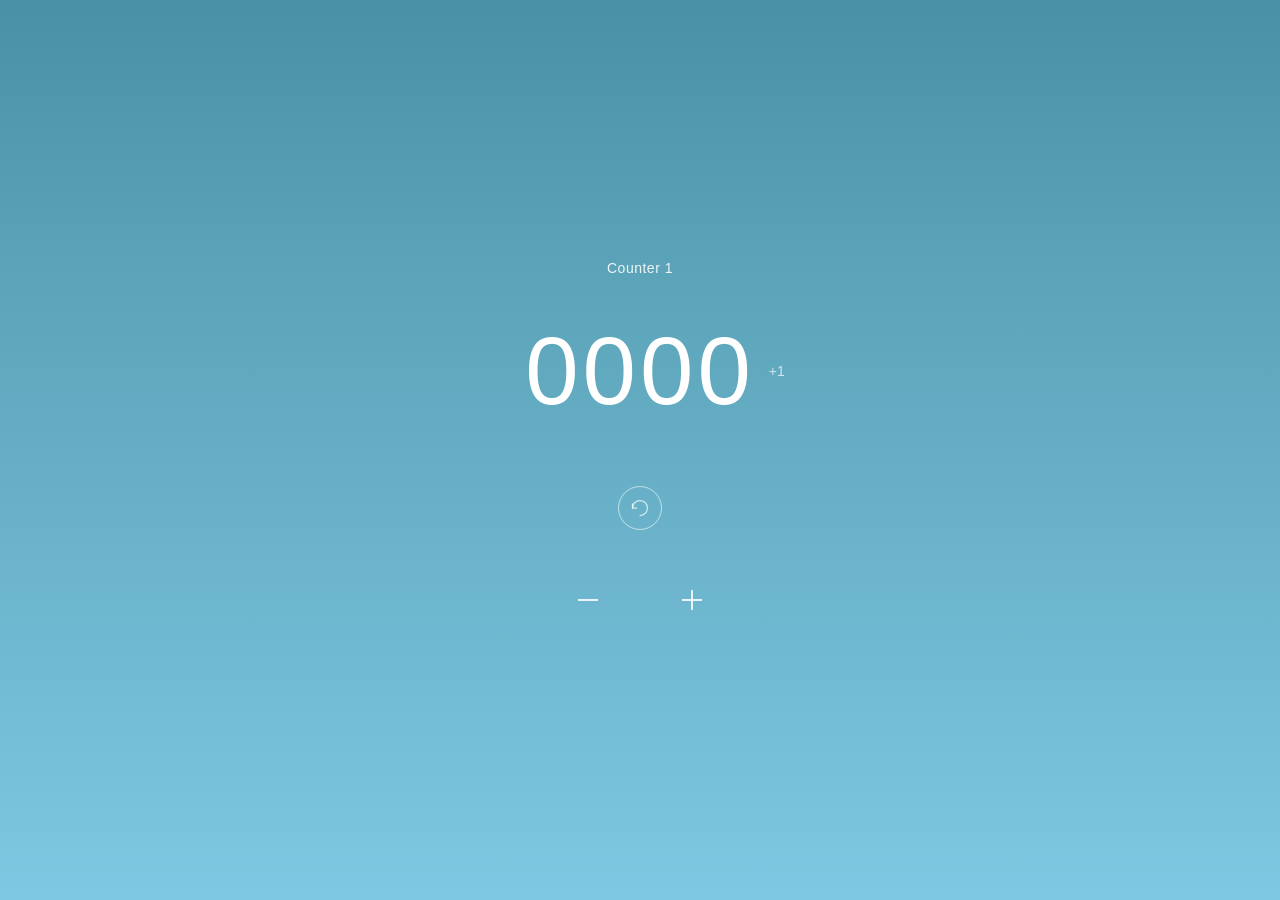
<file: 1.counter-app/index.html>
<!DOCTYPE html>
<html lang="en">
<head>
  <meta charset="UTF-8">
  <meta name="viewport" content="width=device-width, initial-scale=1.0">
  <title>Counter</title>
  <link rel="stylesheet" href="style.css">
</head>
<body>
  <div class="container">
    <h1 class="title">Counter 1</h1>

    <div class="counter-display">
      <span class="count" id="count">0000</span>
      <span class="increment-indicator">+1</span>
    </div>

    <button class="reset-btn" id="reset-btn" aria-label="Reset counter">
      <svg viewBox="0 0 24 24" fill="none" stroke-width="1.5">
        <path d="M3 12a9 9 0 1 1 9 9" stroke-linecap="round"/>
        <path d="M3 7v5h5" stroke-linecap="round" stroke-linejoin="round"/>
      </svg>
    </button>

    <div class="controls">
      <button class="btn" id="decrement-btn" aria-label="Decrement">
        <svg viewBox="0 0 24 24" fill="none">
          <line x1="5" y1="12" x2="19" y2="12" stroke-linecap="round"/>
        </svg>
      </button>

      <button class="btn" id="increment-btn" aria-label="Increment">
        <svg viewBox="0 0 24 24" fill="none">
          <line x1="12" y1="5" x2="12" y2="19" stroke-linecap="round"/>
          <line x1="5" y1="12" x2="19" y2="12" stroke-linecap="round"/>
        </svg>
      </button>
    </div>
  </div>

  <div class="modal-overlay">
        <div class="modal-card">
            <div class="modal-header">
                <h2>Do you want to reset the counter</h2>
            </div>
            <div class="modal-footer">
                <button class="btn btn-secondary" id="popup-cancel">Cancel</button>
                <button class="btn btn-primary" id="popup-proceed">Yes</button>
            </div>
        </div>
  </div>

  <script src="app.js"></script>
</body>
</html>
</file>
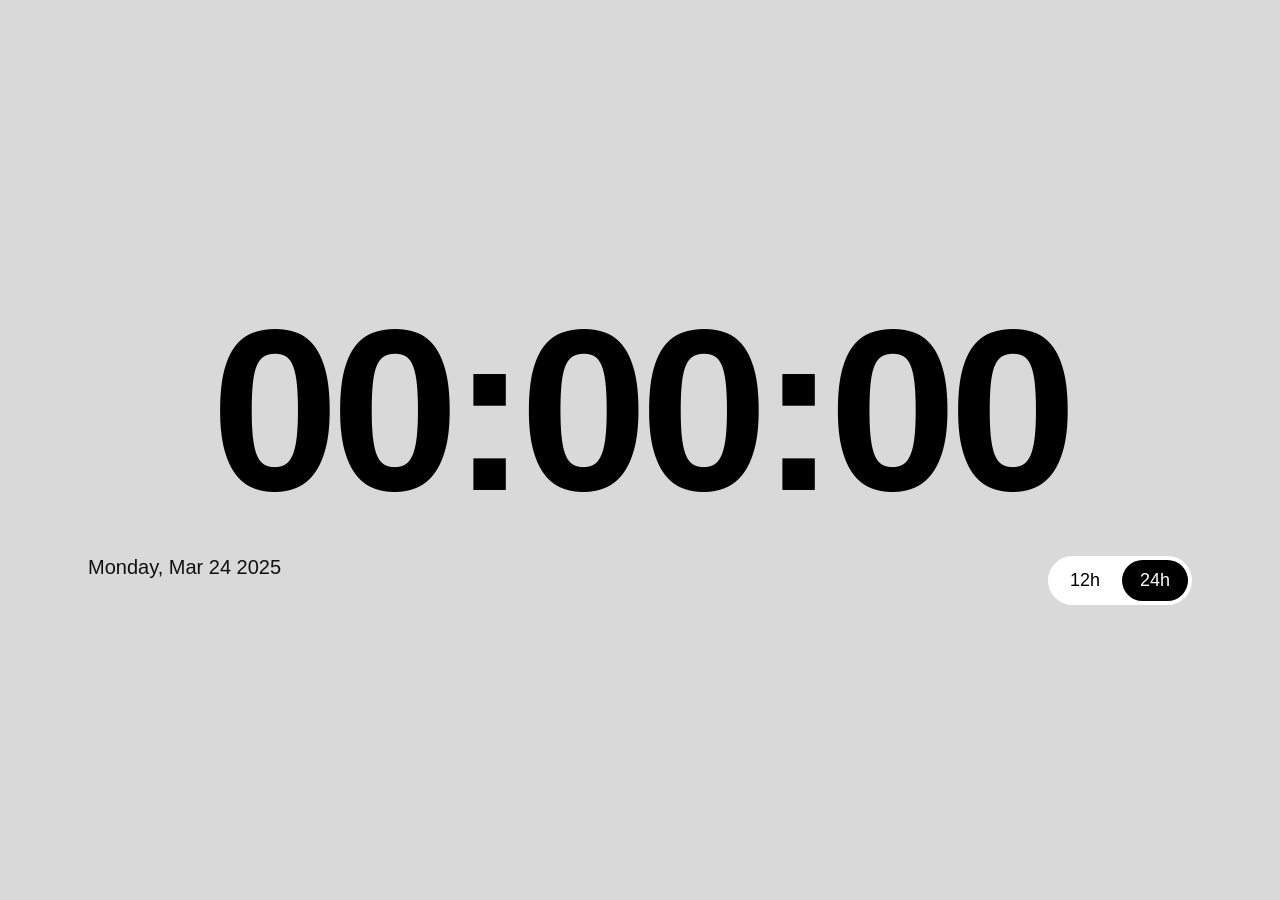
<file: 2.digital-clock-app/index.html>
<!DOCTYPE html>
<html lang="en">
<head>
  <meta charset="UTF-8" />
  <meta name="viewport" content="width=device-width, initial-scale=1.0" />
  <title>Digital Clock</title>

  <link rel="stylesheet" href="style.css">
</head>

<body>

  <div class="clock-container">

    <h1 class="clock" id="clock">00:00:00</h1>

    <div class="bottom-section">

      <div class="center-info">
        <p class="date" id="date"> Monday, Mar 24 2025</p>
      </div>

      <div class="format-switch">
        <button class="switch-btn" data-time="12h">12h</button>
        <button class="switch-btn active" data-time="24h">24h</button>
      </div>

    </div>
  </div>

  <script src="app.js"></script>
</body>
</html>
</file>
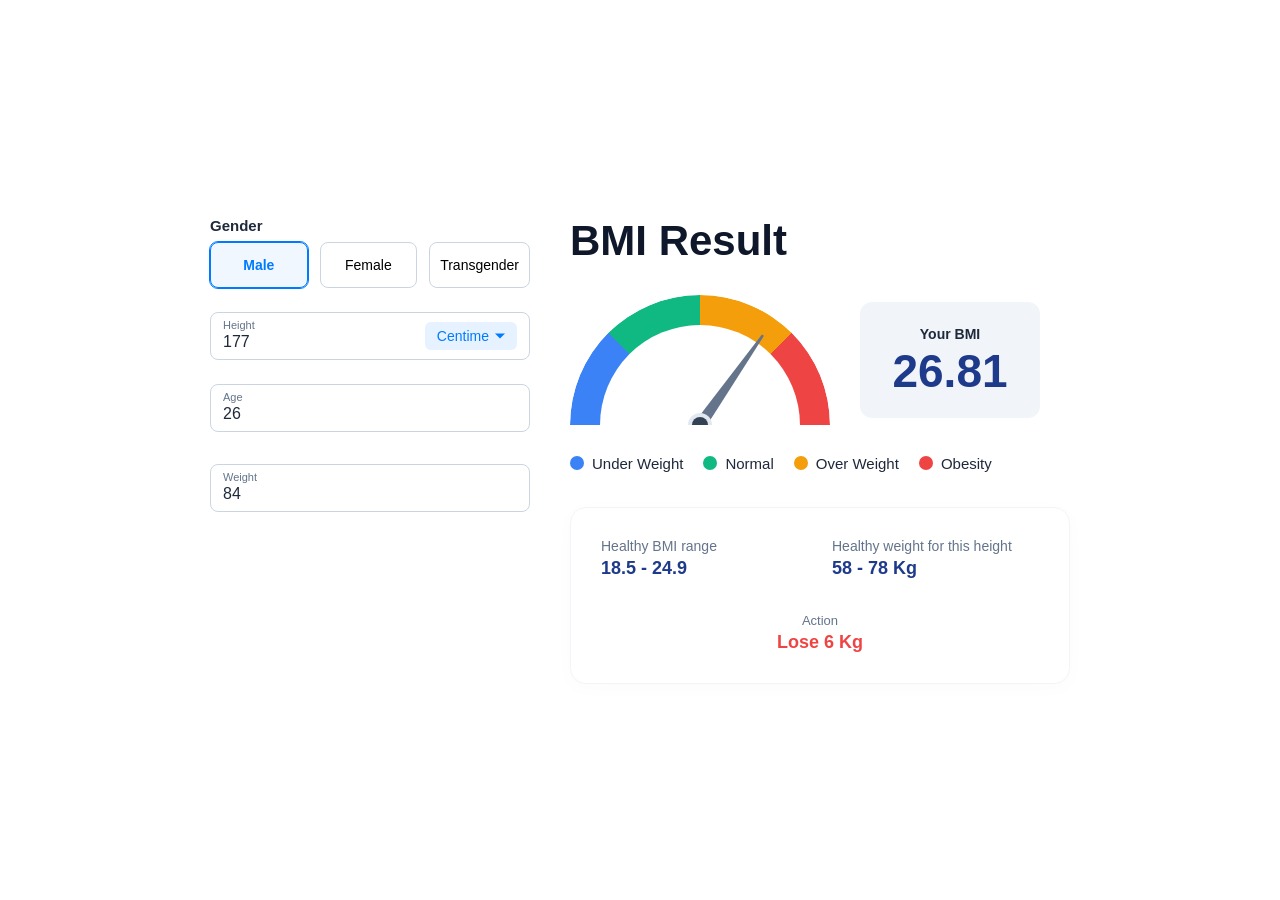
<file: 3.BMI-calculator/index.html>
<!DOCTYPE html>
<html lang="en">
<head>
  <meta charset="UTF-8">
  <meta name="viewport" content="width=device-width, initial-scale=1.0">
  <title>BMI Calculator UI</title>
  <link rel="stylesheet" href="style.css">
</head>
<body>

  <div class="container">
    
    <div class="input-section">
      <div class="form-group">
        <label class="form-label">Gender</label>
        <div class="gender-container">
          <button type="button" class="gender-btn active">Male</button>
          <button type="button" class="gender-btn">Female</button>
          <button type="button" class="gender-btn">Transgender</button>
        </div>
      </div>

      <div class="form-group">
        <div class="input-wrapper">
          <span class="label-inside">Height</span>
          <input type="number" id="input-height" name="bmi-input" value="177" placeholder="0">
          <div class="unit-select-wrapper">
            <select>
              <option value="cm">Centimeters</option>
              <option value="inches">Inches</option>
            </select>
          </div>
        </div>
      </div>

      <div class="form-group">
        <div class="input-wrapper">
          <span class="label-inside">Age</span>
          <input type="number" id="input-age" name="bmi-input" value="26" placeholder="0">
        </div>
      </div>

      <div class="form-group">
        <div class="input-error"></div>
        <div class="input-wrapper">
          <span class="label-inside">Weight</span>
          <input type="number" id="input-weight" name="bmi-input" value="84" placeholder="0">
        </div>
      </div>
    </div>

    <div class="result-section">
      <h1 class="result-title">BMI Result</h1>

      <div class="dashboard-row">
        <div class="gauge-container">
          <div class="gauge"></div>
          <div class="gauge-needle"></div>
          <div class="gauge-center-pin"></div>
        </div>

        <div class="score-card">
          <div class="lbl">Your BMI</div>
          <div class="val" id="bmi-result">26.81</div>
        </div>
      </div>

      <div class="legend-container">
        <div class="legend-item">
          <span class="legend-color-dot" style="background-color: var(--color-underweight);"></span>
          Under Weight
        </div>
        <div class="legend-item">
          <span class="legend-color-dot" style="background-color: var(--color-normal);"></span>
          Normal
        </div>
        <div class="legend-item">
          <span class="legend-color-dot" style="background-color: var(--color-overweight);"></span>
          Over Weight
        </div>
        <div class="legend-item">
          <span class="legend-color-dot" style="background-color: var(--color-obesity);"></span>
          Obesity
        </div>
      </div>

      <div class="metrics-summary-box">
        <div class="summary-item">
          <span class="summary-label">Healthy BMI range</span>
          <span class="summary-value">18.5 - 24.9</span>
        </div>
        <div class="summary-item">
          <span class="summary-label">Healthy weight for this height</span>
          <span class="summary-value">58 - 78 Kg</span>
        </div>
        <div class="action-row">
          <span class="action-label">Action</span>
          <span class="action-value">Lose 6 Kg</span>
        </div>
      </div>
    </div>

  </div>

  <script src="app.js"></script>

</body>
</html>
</file>
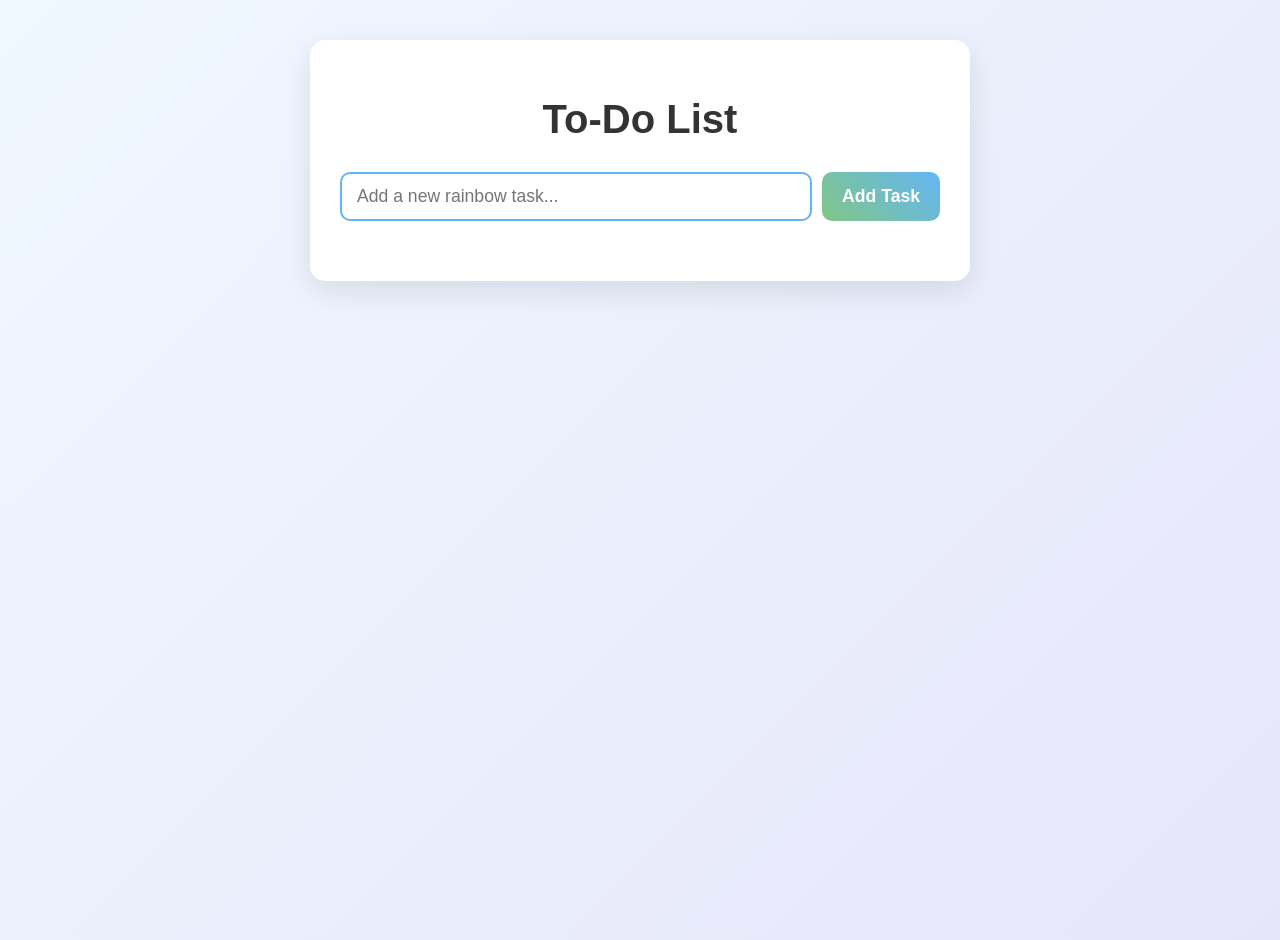
<file: todo-app/index.html>
<!DOCTYPE html>
<html lang="en">
<head>
    <meta charset="UTF-8">
    <meta name="viewport" content="width=device-width, initial-scale=1.0">
    <title>Rainbow To-Do List</title>
    <link rel="stylesheet" href="style.css">
</head>
<body>
    <div class="todo-container">
        <h1>To-Do List</h1>

        <div class="task-input-area">
            <input type="text" id="taskInput" placeholder="Add a new rainbow task...">
            <button id="addTaskBtn">Add Task</button>
        </div>

        <ul id="taskList" class="task-list">
        </ul>
    </div>

    <script src="global.js"></script>
</body>
</html>
</file>
<file: 1.counter-app/style.css>
* {
      margin: 0;
      padding: 0;
      box-sizing: border-box;
    }

    body {
      font-family: -apple-system, BlinkMacSystemFont, 'Segoe UI', Roboto, Helvetica, Arial, sans-serif;
      min-height: 100vh;
      display: flex;
      justify-content: center;
      align-items: center;
      background: linear-gradient(180deg, #4a90a4 0%, #5ba3b8 30%, #7ec8e3 100%);
    }

    .container {
      display: flex;
      flex-direction: column;
      align-items: center;
      padding: 40px;
      width: 100%;
      max-width: 320px;
    }

    .title {
      color: rgba(255, 255, 255, 0.9);
      font-size: 14px;
      font-weight: 400;
      letter-spacing: 0.5px;
      margin-bottom: 40px;
    }

    .counter-display {
      position: relative;
      margin-bottom: 60px;
    }

    .count {
      color: white;
      font-size: 96px;
      font-weight: 200;
      letter-spacing: 4px;
    }

    .increment-indicator {
      position: absolute;
      right: -30px;
      top: 50%;
      transform: translateY(-50%);
      color: rgba(255, 255, 255, 0.7);
      font-size: 14px;
      font-weight: 300;
    }

    .reset-btn {
      width: 44px;
      height: 44px;
      border: 1.5px solid rgba(255, 255, 255, 0.6);
      border-radius: 50%;
      background: transparent;
      cursor: pointer;
      display: flex;
      justify-content: center;
      align-items: center;
      margin-bottom: 30px;
      transition: border-color 0.2s ease, transform 0.1s ease;
    }

    .reset-btn:hover {
      border-color: rgba(255, 255, 255, 0.9);
    }

    .reset-btn:active {
      transform: scale(0.95);
    }

    .reset-btn svg {
      width: 20px;
      height: 20px;
      stroke: rgba(255, 255, 255, 0.7);
    }

    .controls {
      display: flex;
      gap: 24px;
    }

    .btn {
      width: 80px;
      height: 80px;
      border: 1.5px solid rgba(255, 255, 255, 0.6);
      border-radius: 50%;
      background: transparent;
      cursor: pointer;
      display: flex;
      justify-content: center;
      align-items: center;
      transition: border-color 0.2s ease, background-color 0.2s ease, transform 0.1s ease;
    }

    .btn:active {
      transform: scale(0.95);
    }

    .btn svg {
      width: 32px;
      height: 32px;
      stroke: rgba(255, 255, 255, 0.85);
      stroke-width: 1.5;
    }


/* popup style */
body {
    margin: 0;
    padding: 0;
    font-family: -apple-system, BlinkMacSystemFont, "Segoe UI", Roboto, Helvetica, Arial, sans-serif;
    background-color: #f0f0f0; /* Replace with your background image */
    display: flex;
    justify-content: center;
    align-items: center;
    height: 100vh;
}

/* Background Blur Overlay */
.modal-overlay {
    position: fixed;
    top: 0;
    left: 0;
    width: 100%;
    height: 100%;
    background: rgba(0, 0, 0, 0.2);
    backdrop-filter: blur(10px);
    display: none;
    justify-content: center;
    align-items: center;
}

/* Modal Card */
.modal-card {
    background: rgba(255, 255, 255, 0.95);
    width: 320px;
    border-radius: 40px;
    padding: 30px 20px;
    text-align: center;
    box-shadow: 0 10px 30px rgba(0, 0, 0, 0.1);
}

/* Header */
.modal-header {
    display: flex;
    justify-content: center;
    align-items: center;
    gap: 8px;
    margin-bottom: 20px;
}

.modal-header h2 {
    font-size: 18px;
    font-weight: 600;
    color: #333;
    margin: 0;
}

.warning-icon {
    color: #ff3b30;
    font-size: 20px;
}

/* Image Section */
.profile-container {
    margin: 20px 0;
    display: flex;
    justify-content: center;
}

.profile-circle {
    width: 100px;
    height: 100px;
    border-radius: 50%;
    overflow: hidden;
    background: #eee;
    box-shadow: 0 8px 20px rgba(255, 59, 48, 0.2); /* Soft red glow */
}

.profile-circle img {
    width: 100%;
    height: 100%;
    object-fit: cover;
}

/* Body Text */
.modal-body p {
    font-size: 20px;
    color: #1c1c1e;
    line-height: 1.3;
    margin-bottom: 30px;
}

/* Buttons */
.modal-footer {
    display: flex;
    justify-content: space-between;
    gap: 12px;
}

.btn {
    flex: 1;
    padding: 14px 0;
    border-radius: 25px;
    font-size: 14px;
    font-weight: 500;
    cursor: pointer;
    border: none;
    transition: transform 0.1s ease;
}

.btn:active {
    transform: scale(0.96);
}

.btn-secondary {
    background: transparent;
    color: #333;
    border: 1px solid #d1d1d6;
}

.btn-primary {
    background-color: #eb5545;
    color: #333333;
    font-weight: 600;
}
</file>
<file: 2.digital-clock-app/style.css>
* {
    margin: 0;
    padding: 0;
    box-sizing: border-box;
}

body {
    width: 100%;
    min-height: 100vh;
    background: #d9d9d9;
    font-family: Arial, Helvetica, sans-serif;
    display: flex;
    justify-content: center;
    align-items: center;
    padding: 20px;
}

.clock-container {
    width: 100%;
    max-width: 1200px;
}

.clock {
    font-size: clamp(90px, 18vw, 240px);
    font-weight: 700;
    line-height: 1;
    color: #000;
    letter-spacing: -8px;
    user-select: none;
    text-align: center;
}

.bottom-section {
    margin-top: 30px;
    display: flex;
    justify-content: space-between;
    gap: 20px;
    flex-wrap: wrap;
    padding: 0 3rem;
}

.left-text {
    font-size: 14px;
    color: #7b7b7b;
}

.center-info {
    display: flex;
    flex-direction: column;
    gap: 6px;
    color: #111;
}

.sun-time {
    font-size: 14px;
    color: #111;
}

.date {
    font-size: 20px;
    font-weight: 500;
}

.format-switch {
    background: #fff;
    border-radius: 999px;
    padding: 4px;
    display: flex;
    align-items: center;
    gap: 4px;
}

.switch-btn {
    border: none;
    background: transparent;
    padding: 10px 18px;
    border-radius: 999px;
    font-size: 18px;
    cursor: pointer;
    transition: 0.3s ease;
}

.switch-btn.active {
    background: #000;
    color: #fff;
    transition: 0.5s ease-in;
}

@media (max-width: 768px) {
    .bottom-section {
        align-items: center;
        justify-content: center;
    }
    .date {
        font-size: 16px;
    }
    .switch-btn {
        padding: 8px 14px;
        font-size: 16px;
    }
    .clock-container{
        position: absolute;
        top: 50vw;
    }
}
</file>
<file: 3.BMI-calculator/style.css>
:root {
    --primary-blue: #007bff;
    --bg-light: #f8f9fa;
    --text-dark: #1e293b;
    --text-muted: #64748b;
    --border-color: #cbd5e1;
    
    /* BMI Gauge Colors */
    --color-underweight: #3b82f6;
    --color-normal: #10b981;
    --color-overweight: #f59e0b;
    --color-obesity: #ef4444;
}

* {
    box-sizing: border-box;
    margin: 0;
    padding: 0;
    font-family: -apple-system, BlinkMacSystemFont, "Segoe UI", Roboto, Helvetica, Arial, sans-serif;
}

body {
    background-color: #ffffff;
    color: var(--text-dark);
    display: flex;
    justify-content: center;
    align-items: center;
    min-height: 100vh;
    padding: 20px;
}

.container {
    width: 100%;
    max-width: 900px;
    display: grid;
    grid-template-columns: 1fr;
    gap: 40px;
    padding: 20px;
}

/* Desktop layout adjustment */
@media (min-width: 768px) {
    .container {
    grid-template-columns: 320px 1fr;
    align-items: start;
    }
}

/* ==========================================================================
    LEFT COLUMN: Form Inputs
    ========================================================================== */
.input-section {
    display: flex;
    flex-direction: column;
    gap: 24px;
}

.form-group {
    display: flex;
    flex-direction: column;
    gap: 8px;
}

.form-label {
    font-weight: 700;
    font-size: 15px;
    color: var(--text-dark);
}

/* Gender Toggle Buttons */
.gender-container {
    display: flex;
    gap: 12px;
}

.gender-btn {
    flex: 1;
    padding: 14px 10px;
    border: 1px solid var(--border-color);
    border-radius: 8px;
    background: white;
    font-size: 14px;
    font-weight: 500;
    cursor: pointer;
    text-align: center;
    transition: all 0.2s ease;
}

.gender-btn.active {
    border-color: var(--primary-blue);
    background-color: #f0f7ff;
    color: var(--primary-blue);
    font-weight: 600;
    outline: 1px solid var(--primary-blue);
}

/* Input Field Styling */
.input-wrapper {
    position: relative;
    display: flex;
    align-items: center;
    border: 1px solid var(--border-color);
    border-radius: 8px;
    background: white;
    padding: 6px 12px;
}

.input-wrapper:focus-within {
    border-color: var(--primary-blue);
}

.input-wrapper .label-inside {
    position: absolute;
    top: 6px;
    left: 12px;
    font-size: 11px;
    color: var(--text-muted);
}

.input-wrapper input {
    width: 100%;
    border: none;
    outline: none;
    padding-top: 14px;
    padding-bottom: 2px;
    font-size: 16px;
    color: var(--text-dark);
    font-weight: 500;
}

/* Custom Select Component styled to match image */
.unit-select-wrapper {
    position: relative;
    background-color: #e6f2ff;
    border-radius: 6px;
    padding: 6px 28px 6px 12px;
    display: flex;
    align-items: center;
}

.unit-select-wrapper select {
    appearance: none;
    -webkit-appearance: none;
    background: transparent;
    border: none;
    outline: none;
    color: var(--primary-blue);
    font-size: 14px;
    font-weight: 500;
    cursor: pointer;
    width: 100%;
}

/* Custom dropdown arrow icon */
.unit-select-wrapper::after {
    content: "";
    position: absolute;
    right: 12px;
    top: 50%;
    transform: translateY(-50%);
    border-left: 5px solid transparent;
    border-right: 5px solid transparent;
    border-top: 5px solid var(--primary-blue);
    pointer-events: none;
}


/* ==========================================================================
    RIGHT COLUMN: Results Display
    ========================================================================== */
.result-section {
    display: flex;
    flex-direction: column;
}

.result-title {
    font-size: 42px;
    font-weight: 800;
    margin-bottom: 30px;
    color: #0f172a;
}

/* Dashboard Grid (Gauge + Score Box) */
.dashboard-row {
    display: flex;
    flex-wrap: wrap;
    gap: 30px;
    align-items: center;
    margin-bottom: 30px;
}
@media screen and (max-width: 767px){
    .dashboard-row, .legend-container{
        justify-content: center;
    }
}

/* Semitransparent Gauge Arc */
.gauge-container {
    position: relative;
    width: 260px;
    height: 130px;
    overflow: hidden;
}

.gauge {
    position: absolute;
    width: 260px;
    height: 260px;
    border-radius: 50%;
    border: 30px solid transparent;
    /* Smooth gradient layout representing the 4 segments */
    background: conic-gradient(
    from 270deg,
    var(--color-underweight) 0deg 45deg,
    var(--color-normal) 45deg 90deg,
    var(--color-overweight) 90deg 135deg,
    var(--color-obesity) 135deg 180deg,
    transparent 180deg 360deg
    ) border-box;
    mask: linear-gradient(#fff 0 0) padding-box, linear-gradient(#fff 0 0);
    -webkit-mask: linear-gradient(#fff 0 0) padding-box, linear-gradient(#fff 0 0);
    -webkit-mask-composite: destination-out;
    mask-composite: exclude;
}

/* Needle pointing to 26.81 (Overweight section) */
.gauge-needle {
    position: absolute;
    width: 12px;
    height: 110px;
    background: #64748b;
    bottom: 0;
    left: calc(50% - 6px);
    transform-origin: bottom center;
    /* Target angle matching roughly 26.81 BMI score area */
    transform: rotate(35deg); 
    clip-path: polygon(40% 0%, 60% 0%, 100% 100%, 0% 100%);
}

.gauge-center-pin {
    position: absolute;
    width: 16px;
    height: 16px;
    background-color: #334155;
    border-radius: 50%;
    bottom: -8px;
    left: calc(50% - 8px);
    box-shadow: 0 0 0 4px #e2e8f0;
}

/* Score display card */
.score-card {
    background-color: #f1f5f9;
    border-radius: 12px;
    padding: 24px 32px;
    text-align: center;
    min-width: 180px;
}

.score-card .lbl {
    font-size: 14px;
    font-weight: 600;
    color: var(--text-dark);
    margin-bottom: 6px;
}

.score-card .val {
    font-size: 46px;
    font-weight: 800;
    color: #1e3a8a;
    line-height: 1;
}

/* Legend Indicator List */
.legend-container {
    display: flex;
    flex-wrap: wrap;
    gap: 20px;
    margin-bottom: 35px;
}

.legend-item {
    display: flex;
    align-items: center;
    font-size: 15px;
    font-weight: 500;
    color: var(--text-dark);
}

.legend-color-dot {
    width: 14px;
    height: 14px;
    border-radius: 50%;
    margin-right: 8px;
}

/* Info card at the bottom */
.metrics-summary-box {
    border: 1px solid #f1f5f9;
    background-color: #ffffff;
    border-radius: 16px;
    padding: 30px;
    box-shadow: 0 4px 20px rgba(0, 0, 0, 0.02);
    display: grid;
    grid-template-columns: 1fr;
    gap: 24px;
}

@media (min-width: 480px) {
    .metrics-summary-box {
    grid-template-columns: 1fr 1fr;
    }
}

.summary-item {
    display: flex;
    flex-direction: column;
    gap: 4px;
}

.summary-label {
    font-size: 14px;
    color: var(--text-muted);
    font-weight: 500;
}

.summary-value {
    font-size: 18px;
    font-weight: 700;
    color: #1e3a8a;
}

.action-row {
    grid-column: 1 / -1;
    display: flex;
    flex-direction: column;
    align-items: center;
    justify-content: center;
    gap: 4px;
    margin-top: 10px;
}

.action-label {
    font-size: 13px;
    color: var(--text-muted);
    font-weight: 500;
}

.action-value {
    font-size: 18px;
    font-weight: 800;
    color: var(--color-obesity);
}

img:hover {
  /* Start the shake animation and make the animation last for 0.5 seconds */
  animation: shake 0.5s;

  /* When the animation is finished, start again */
  animation-iteration-count: infinite;
}

@keyframes shake {
  0% { transform: translate(1px, 1px) rotate(0deg); }
  10% { transform: translate(-1px, -2px) rotate(-1deg); }
  20% { transform: translate(-3px, 0px) rotate(1deg); }
  30% { transform: translate(3px, 2px) rotate(0deg); }
  40% { transform: translate(1px, -1px) rotate(1deg); }
  50% { transform: translate(-1px, 2px) rotate(-1deg); }
  60% { transform: translate(-3px, 1px) rotate(0deg); }
  70% { transform: translate(3px, 1px) rotate(-1deg); }
  80% { transform: translate(-1px, -1px) rotate(1deg); }
  90% { transform: translate(1px, 2px) rotate(0deg); }
  100% { transform: translate(1px, -2px) rotate(-1deg); }
}
</file>
<file: todo-app/style.css>
:root {
    /* Define rainbow colors as CSS variables */
    --red: #FF6B6B;
    --orange: #FFA07A;
    --yellow: #FFD700;
    --green: #81C784;
    --blue: #64B5F6;
    --indigo: #7986CB;
    --violet: #BA68C8;

    --text-dark: #333;
    --text-light: #fff;
    --bg-gradient: linear-gradient(135deg, #f0f8ff, #e6e6fa);
    --completed-bg: #e0e0e0;
    --completed-text: #888;
}

body {
    font-family: 'Arial', sans-serif;
    display: flex;
    justify-content: center;
    align-items: flex-start; /* Align to the top */
    min-height: 100vh;
    background: var(--bg-gradient);
    margin: 20px;
    color: var(--text-dark);
}

.todo-container {
    background-color: #fff;
    border-radius: 15px;
    box-shadow: 0 10px 30px rgba(0, 0, 0, 0.1);
    padding: 30px;
    width: 90%;
    max-width: 600px;
    margin-top: 20px;
    display: flex;
    flex-direction: column;
    align-items: center;
}

h1 {
    font-size: 2.5em;
    color: var(--text-dark);
    margin-bottom: 30px;
    text-align: center;
}

.task-input-area {
    width: 100%;
    display: flex;
    gap: 10px;
    margin-bottom: 30px;
}

#taskInput {
    flex-grow: 1; /* Allows input to take up available space */
    padding: 12px 15px;
    border: 2px solid var(--blue);
    border-radius: 10px;
    font-size: 1.1em;
    box-sizing: border-box; /* Include padding in width */
    transition: border-color 0.3s ease;
}

#taskInput:focus {
    outline: none;
    border-color: var(--green);
    box-shadow: 0 0 8px rgba(129, 199, 132, 0.5);
}

#addTaskBtn {
    background: linear-gradient(45deg, var(--green), var(--blue));
    color: var(--text-light);
    border: none;
    padding: 12px 20px;
    border-radius: 10px;
    cursor: pointer;
    font-size: 1.1em;
    font-weight: bold;
    transition: all 0.3s ease;
    white-space: nowrap; /* Prevent button text from wrapping */
}

#addTaskBtn:hover {
    opacity: 0.9;
    transform: translateY(-2px);
    box-shadow: 0 5px 15px rgba(0, 0, 0, 0.15);
}

.task-list {
    list-style: none;
    padding: 0;
    margin: 0;
    width: 100%;
    display: flex;
    flex-direction: column;
    gap: 15px;
}

.task-item {
    background-color: #f9f9f9;
    padding: 15px 20px;
    border-radius: 10px;
    box-shadow: 0 4px 12px rgba(0, 0, 0, 0.08);
    display: flex;
    justify-content: space-between;
    align-items: center;
    position: relative;
    overflow: hidden;
    transition: transform 0.2s ease, background-color 0.3s ease, opacity 0.3s ease;
    cursor: pointer; /* To indicate clickable for completion */
}

.task-item:hover {
    transform: translateY(-3px);
}

/* Rainbow left border for tasks */
.task-item:nth-child(7n+1) { border-left: 8px solid var(--red); }
.task-item:nth-child(7n+2) { border-left: 8px solid var(--orange); }
.task-item:nth-child(7n+3) { border-left: 8px solid var(--yellow); }
.task-item:nth-child(7n+4) { border-left: 8px solid var(--green); }
.task-item:nth-child(7n+5) { border-left: 8px solid var(--blue); }
.task-item:nth-child(7n+6) { border-left: 8px solid var(--indigo); }
.task-item:nth-child(7n+7) { border-left: 8px solid var(--violet); }

.task-content {
    flex-grow: 1; /* Allow content to take most space */
    font-size: 1.1em;
    line-height: 1.4;
    word-wrap: break-word; /* Ensure long words wrap */
    margin-right: 15px; /* Space between text and buttons */
    transition: text-decoration 0.3s ease, color 0.3s ease;
}

.task-item.completed {
    background-color: var(--completed-bg);
    opacity: 0.7;
    box-shadow: 0 2px 8px rgba(0, 0, 0, 0.05);
}

.task-item.completed .task-content {
    text-decoration: line-through;
    color: var(--completed-text);
}

.task-actions {
    display: flex;
    gap: 8px; /* Space between action buttons */
}

.delete-btn {
    background-color: var(--red);
    color: var(--text-light);
    border: none;
    border-radius: 50%; /* Make it a circle */
    width: 30px;
    height: 30px;
    display: flex;
    justify-content: center;
    align-items: center;
    font-size: 0.9em;
    cursor: pointer;
    opacity: 0.8;
    transition: opacity 0.2s ease, background-color 0.2s ease;
}

.delete-btn:hover {
    opacity: 1;
    background-color: #e55a5a;
}

/* No tasks message */
#taskList:empty::before {
    content: "No tasks yet! Add your first rainbow task.";
    display: block;
    text-align: center;
    color: #888;
    font-style: italic;
    padding: 30px;
}
</file>
